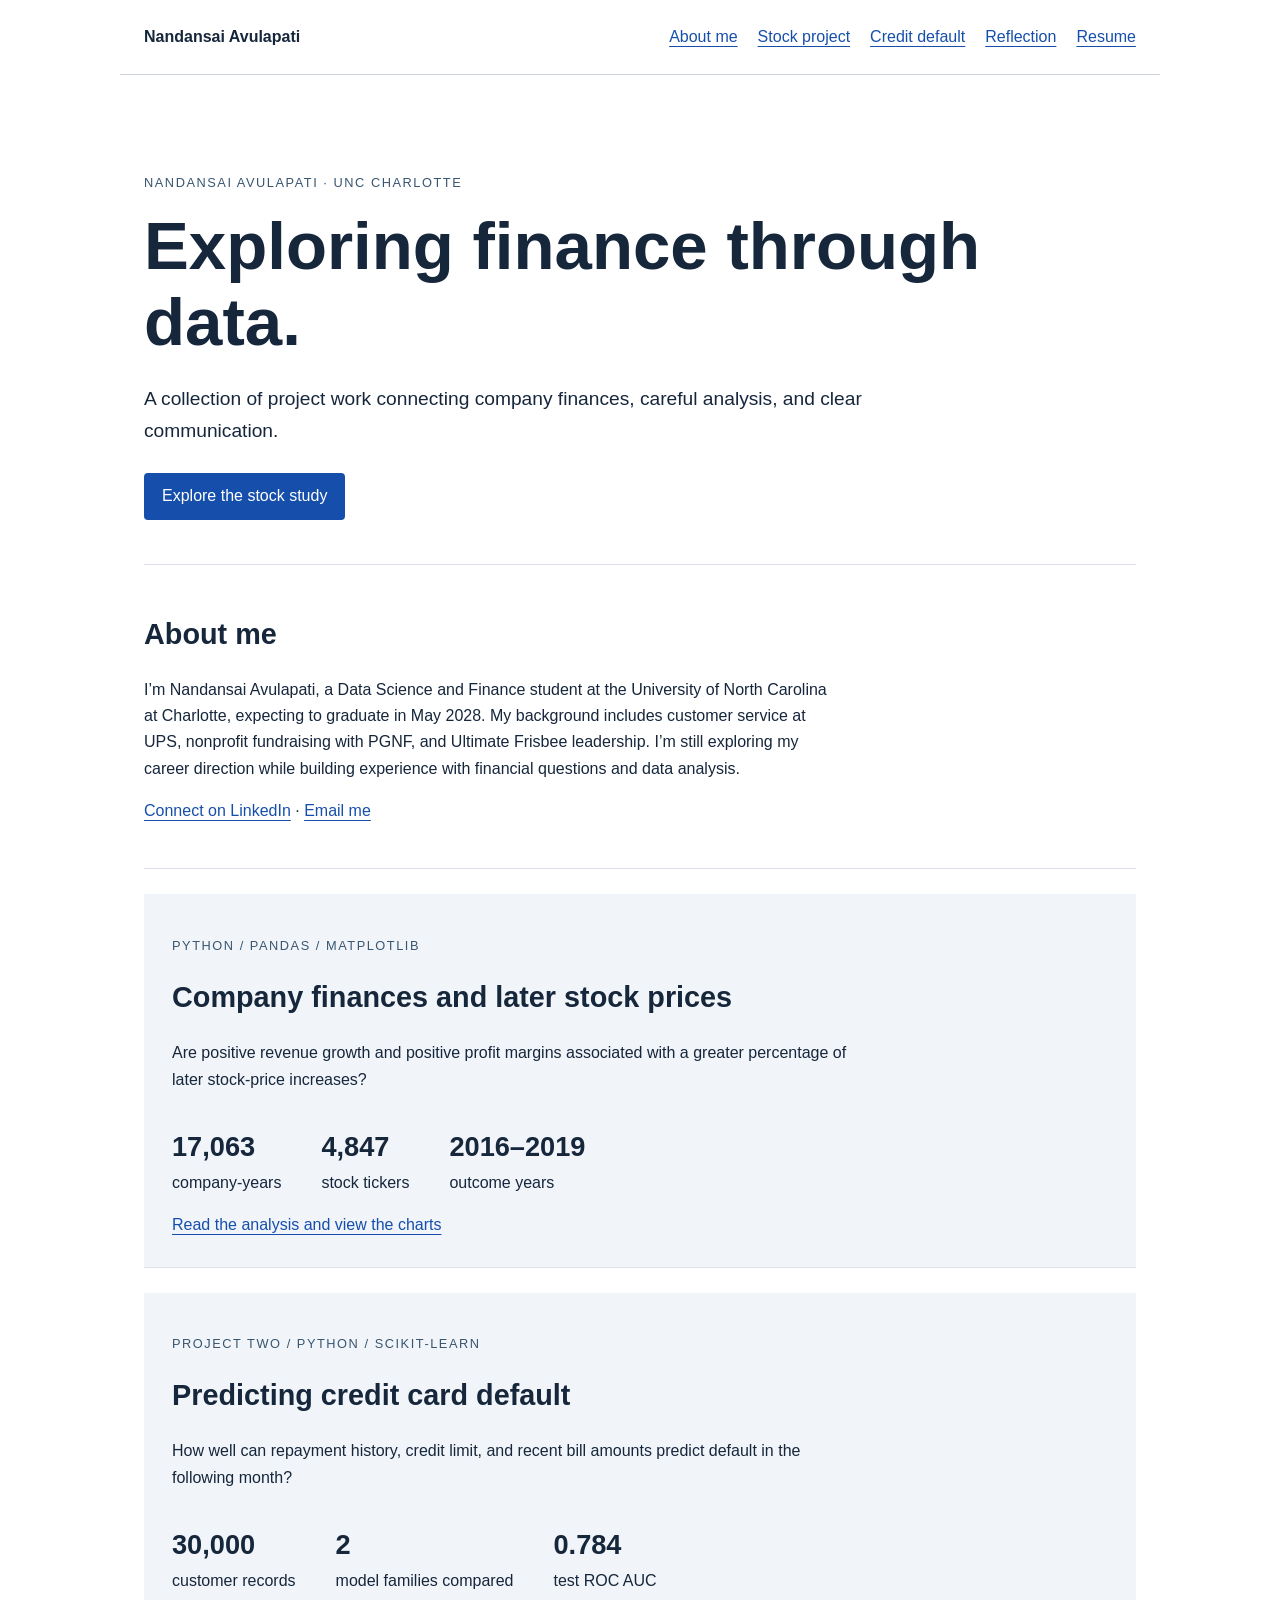
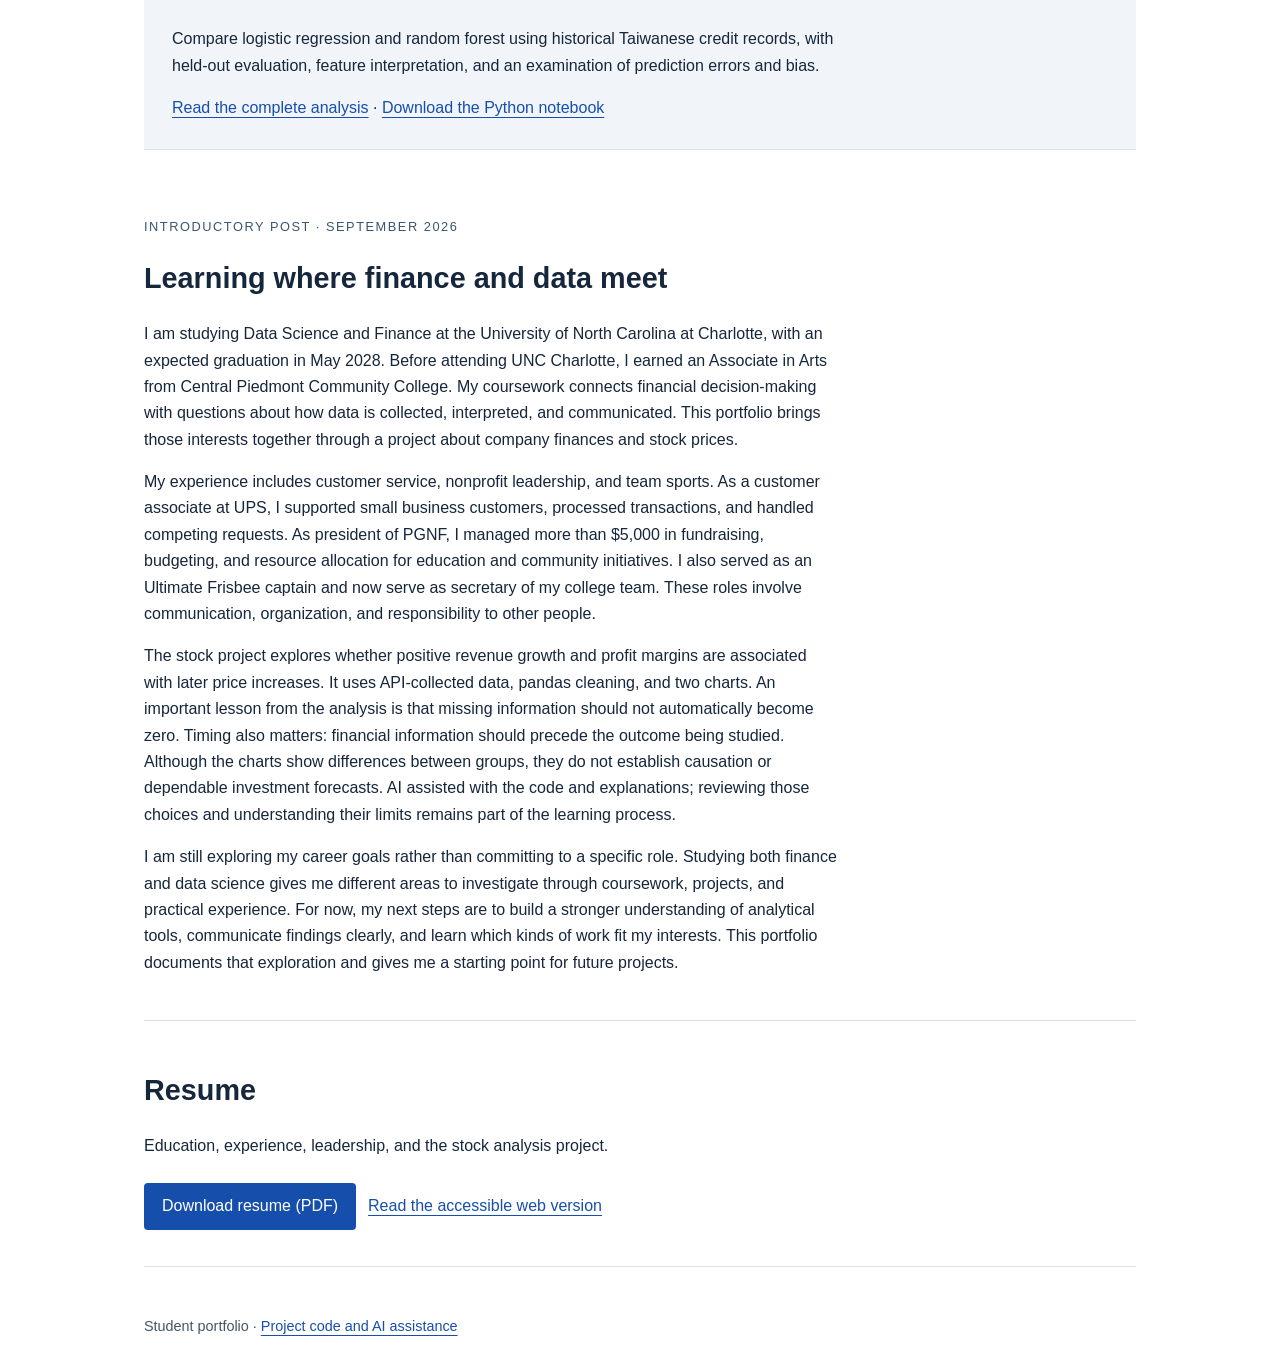
<file: index.html>
<!doctype html><html lang="en"><head><meta charset="utf-8"><meta name="viewport" content="width=device-width, initial-scale=1"><title>Nandansai Avulapati | Finance and data</title><meta name="description" content="A student portfolio exploring company finances and later stock prices."><link rel="stylesheet" href="style.css"></head><body><a href="#main" class="skip">Skip to content</a><header><a class="brand" href="index.html">Nandansai Avulapati</a><nav aria-label="Main navigation"><a href="#about">About me</a><a href="project.html">Stock project</a><a href="credit_card_default_report.html">Credit default</a><a href="#reflection">Reflection</a><a href="#resume">Resume</a></nav></header><main id="main"><section class="hero"><p class="eyebrow">Nandansai Avulapati · UNC Charlotte</p><h1>Exploring finance through data.</h1><p class="lead">A collection of project work connecting company finances, careful analysis, and clear communication.</p><a class="button" href="project.html">Explore the stock study</a></section><section id="about"><h2>About me</h2><p>I’m Nandansai Avulapati, a Data Science and Finance student at the University of North Carolina at Charlotte, expecting to graduate in May 2028. My background includes customer service at UPS, nonprofit fundraising with PGNF, and Ultimate Frisbee leadership. I’m still exploring my career direction while building experience with financial questions and data analysis.</p><p><a href="https://www.linkedin.com/in/nandansai-avula">Connect on LinkedIn</a> · <a href="mailto:nandansaiavulapati@gmail.com">Email me</a></p></section><section class="project"><p class="eyebrow">Python / pandas / matplotlib</p><h2>Company finances and later stock prices</h2><p>Are positive revenue growth and positive profit margins associated with a greater percentage of later stock-price increases?</p><div class="metrics"><p><strong>17,063</strong>company-years</p><p><strong>4,847</strong>stock tickers</p><p><strong>2016–2019</strong>outcome years</p></div><a href="project.html">Read the analysis and view the charts</a></section><section class="project" id="credit-default"><p class="eyebrow">Project two / Python / scikit-learn</p><h2>Predicting credit card default</h2><p>How well can repayment history, credit limit, and recent bill amounts predict default in the following month?</p><div class="metrics"><p><strong>30,000</strong>customer records</p><p><strong>2</strong>model families compared</p><p><strong>0.784</strong>test ROC AUC</p></div><p>Compare logistic regression and random forest using historical Taiwanese credit records, with held-out evaluation, feature interpretation, and an examination of prediction errors and bias.</p><a href="credit_card_default_report.html">Read the complete analysis</a> · <a href="credit_card_default_complete.ipynb" download>Download the Python notebook</a></section><section id="reflection"><p class="eyebrow">Introductory post · September 2026</p><h2>Learning where finance and data meet</h2><article><p>I am studying Data Science and Finance at the University of North Carolina at Charlotte, with an expected graduation in May 2028. Before attending UNC Charlotte, I earned an Associate in Arts from Central Piedmont Community College. My coursework connects financial decision-making with questions about how data is collected, interpreted, and communicated. This portfolio brings those interests together through a project about company finances and stock prices.</p><p>My experience includes customer service, nonprofit leadership, and team sports. As a customer associate at UPS, I supported small business customers, processed transactions, and handled competing requests. As president of PGNF, I managed more than $5,000 in fundraising, budgeting, and resource allocation for education and community initiatives. I also served as an Ultimate Frisbee captain and now serve as secretary of my college team. These roles involve communication, organization, and responsibility to other people.</p><p>The stock project explores whether positive revenue growth and profit margins are associated with later price increases. It uses API-collected data, pandas cleaning, and two charts. An important lesson from the analysis is that missing information should not automatically become zero. Timing also matters: financial information should precede the outcome being studied. Although the charts show differences between groups, they do not establish causation or dependable investment forecasts. AI assisted with the code and explanations; reviewing those choices and understanding their limits remains part of the learning process.</p><p>I am still exploring my career goals rather than committing to a specific role. Studying both finance and data science gives me different areas to investigate through coursework, projects, and practical experience. For now, my next steps are to build a stronger understanding of analytical tools, communicate findings clearly, and learn which kinds of work fit my interests. This portfolio documents that exploration and gives me a starting point for future projects.</p></article></section><section id="resume"><h2>Resume</h2><p>Education, experience, leadership, and the stock analysis project.</p><a class="button" href="Nandansai_Avulapati_Resume_Template.pdf" download>Download resume (PDF)</a><a href="resume.html">Read the accessible web version</a></section></main><footer>Student portfolio · <a href="project.html#code">Project code and AI assistance</a></footer></body></html>
</file>
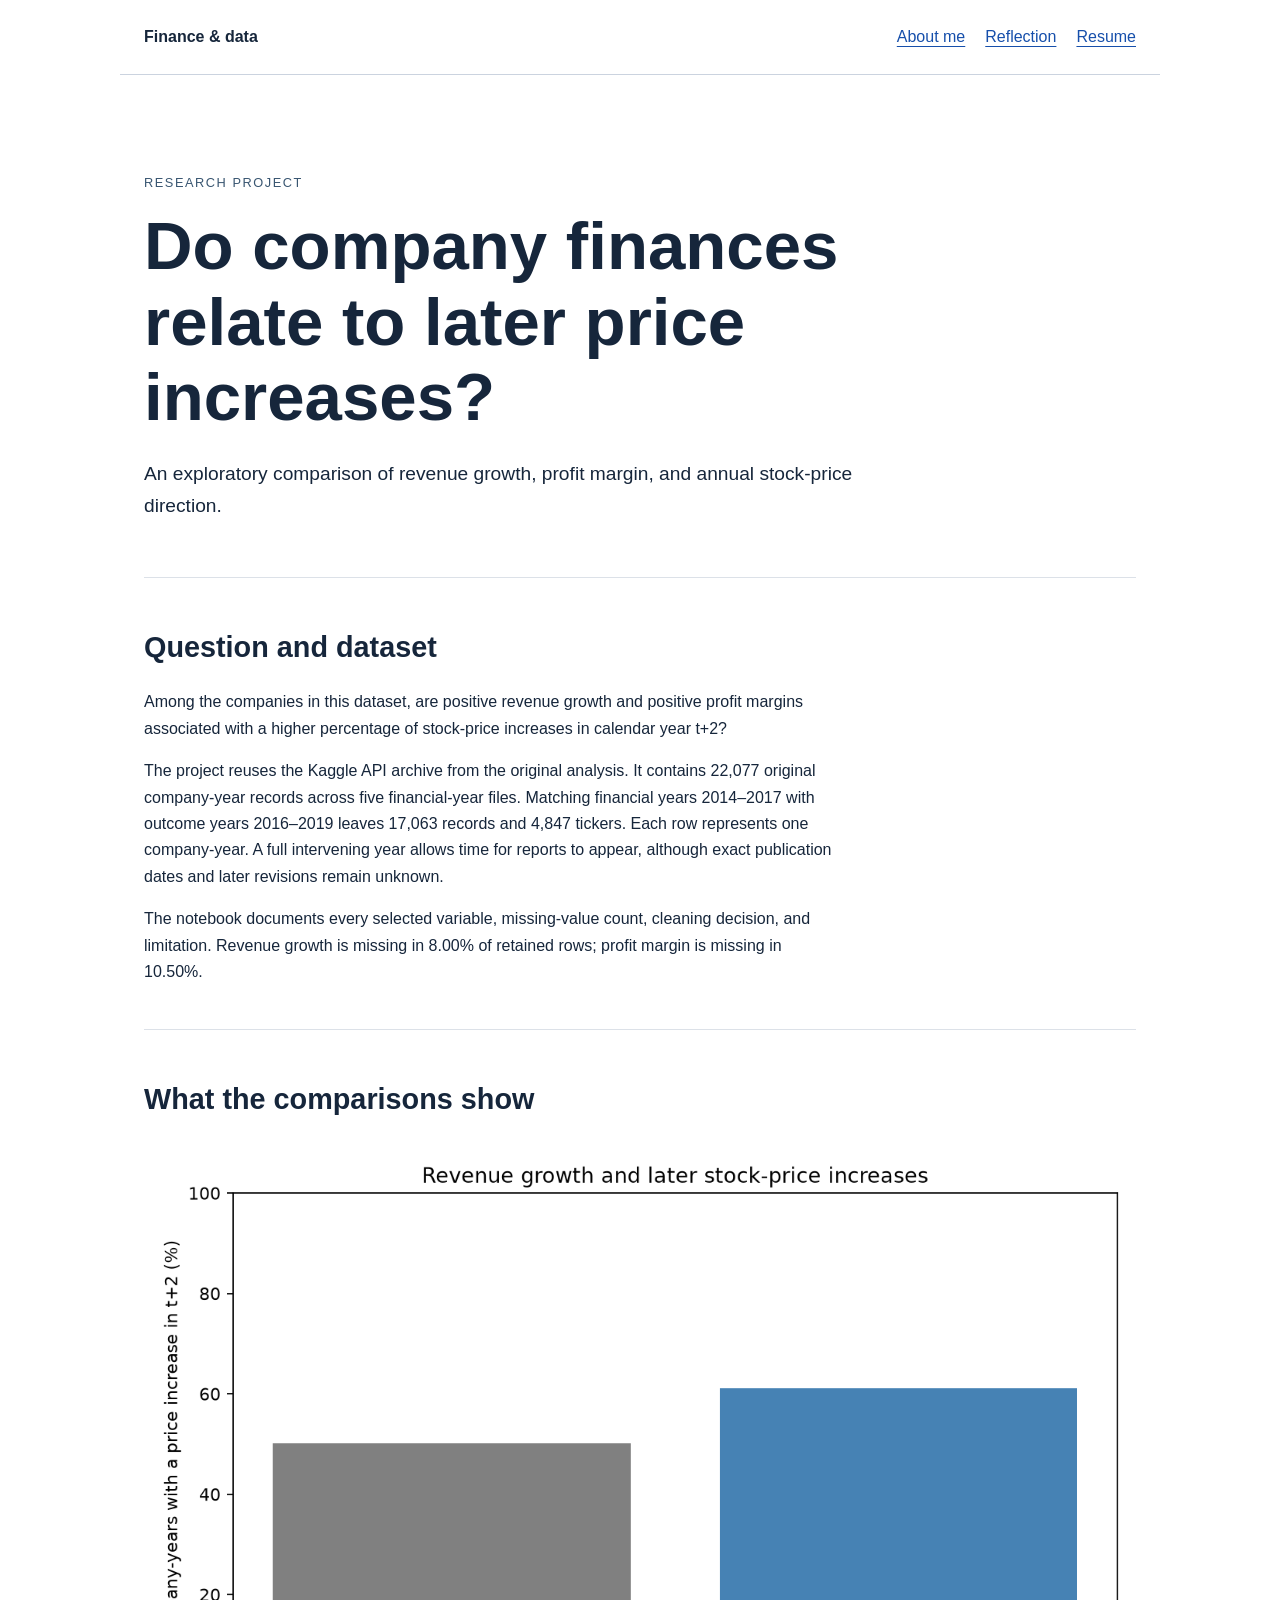
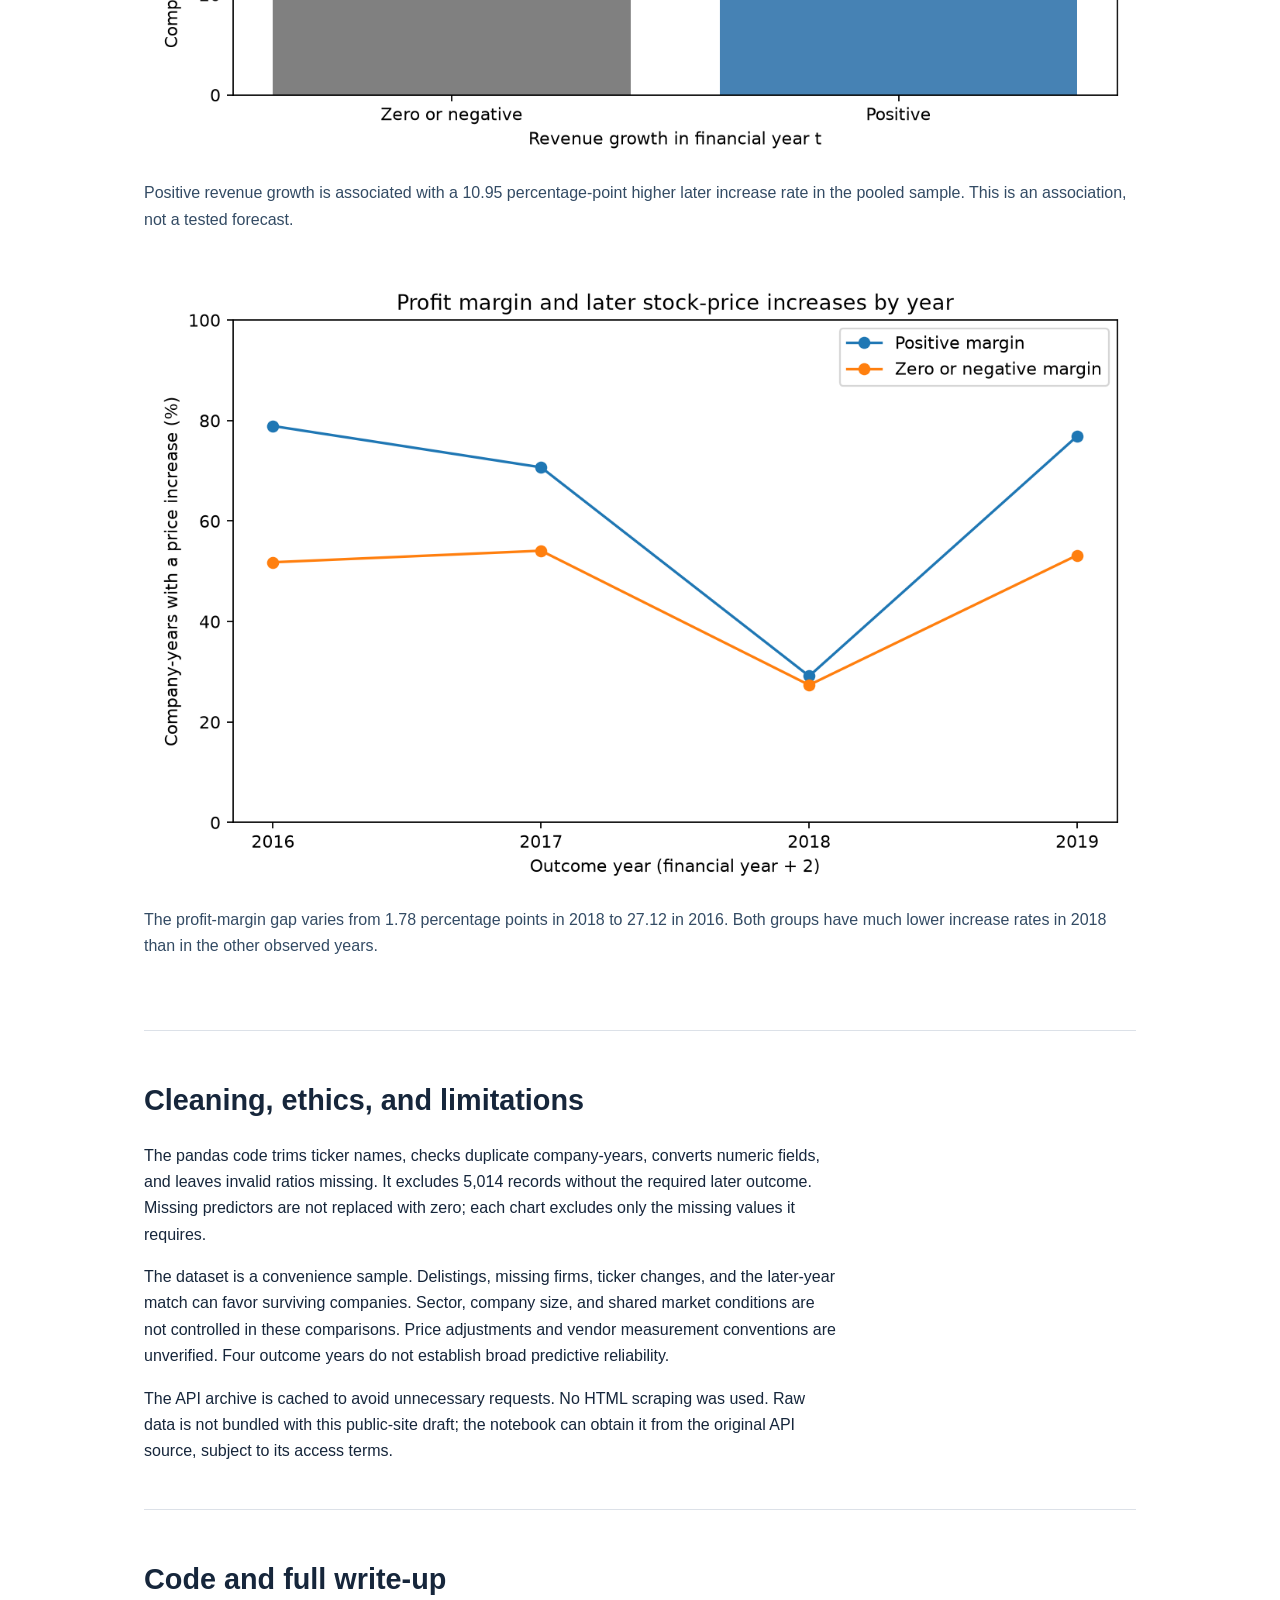
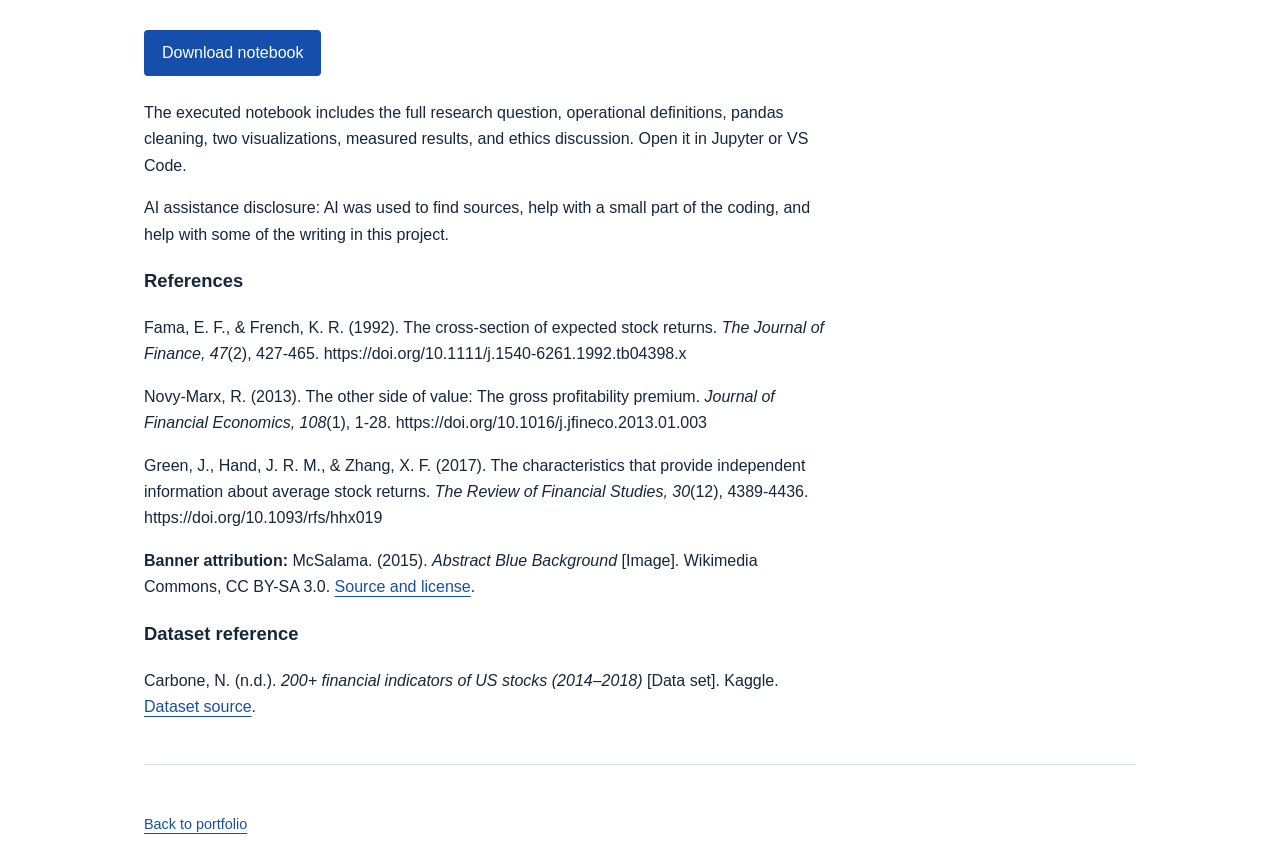
<file: project.html>
<!doctype html><html lang="en"><head><meta charset="utf-8"><meta name="viewport" content="width=device-width, initial-scale=1"><title>Stock study | Finance and data</title><link rel="stylesheet" href="style.css"></head><body><a class="skip" href="#main">Skip to content</a><header><a class="brand" href="index.html">Finance &amp; data</a><nav aria-label="Main navigation"><a href="index.html#about">About me</a><a href="index.html#reflection">Reflection</a><a href="index.html#resume">Resume</a></nav></header><main id="main"><section class="hero"><p class="eyebrow">Research project</p><h1>Do company finances relate to later price increases?</h1><p class="lead">An exploratory comparison of revenue growth, profit margin, and annual stock-price direction.</p></section><section><h2>Question and dataset</h2><p>Among the companies in this dataset, are positive revenue growth and positive profit margins associated with a higher percentage of stock-price increases in calendar year t+2?</p><p>The project reuses the Kaggle API archive from the original analysis. It contains 22,077 original company-year records across five financial-year files. Matching financial years 2014–2017 with outcome years 2016–2019 leaves 17,063 records and 4,847 tickers. Each row represents one company-year. A full intervening year allows time for reports to appear, although exact publication dates and later revisions remain unknown.</p><p>The notebook documents every selected variable, missing-value count, cleaning decision, and limitation. Revenue growth is missing in 8.00% of retained rows; profit margin is missing in 10.50%.</p></section><section><h2>What the comparisons show</h2><figure><img src="revenue_growth_chart.png" alt="Later stock-price increase rates: 50.11 percent for zero or negative revenue growth and 61.06 percent for positive growth."><figcaption>Positive revenue growth is associated with a 10.95 percentage-point higher later increase rate in the pooled sample. This is an association, not a tested forecast.</figcaption></figure><figure><img src="profit_margin_chart.png" alt="Positive-margin firms have higher later increase rates in all four outcome years, with the smallest difference in 2018."><figcaption>The profit-margin gap varies from 1.78 percentage points in 2018 to 27.12 in 2016. Both groups have much lower increase rates in 2018 than in the other observed years.</figcaption></figure></section><section><h2>Cleaning, ethics, and limitations</h2><p>The pandas code trims ticker names, checks duplicate company-years, converts numeric fields, and leaves invalid ratios missing. It excludes 5,014 records without the required later outcome. Missing predictors are not replaced with zero; each chart excludes only the missing values it requires.</p><p>The dataset is a convenience sample. Delistings, missing firms, ticker changes, and the later-year match can favor surviving companies. Sector, company size, and shared market conditions are not controlled in these comparisons. Price adjustments and vendor measurement conventions are unverified. Four outcome years do not establish broad predictive reliability.</p><p>The API archive is cached to avoid unnecessary requests. No HTML scraping was used. Raw data is not bundled with this public-site draft; the notebook can obtain it from the original API source, subject to its access terms.</p></section><section id="code"><h2>Code and full write-up</h2><a class="button" href="code/stock_analysis.ipynb" download>Download notebook</a><p>The executed notebook includes the full research question, operational definitions, pandas cleaning, two visualizations, measured results, and ethics discussion. Open it in Jupyter or VS Code.</p><p>AI assistance disclosure: AI was used to find sources, help with a small part of the coding, and help with some of the writing in this project.</p><h3>References</h3><p>Fama, E. F., &amp; French, K. R. (1992). The cross-section of expected stock returns. <em>The Journal of Finance, 47</em>(2), 427-465. https://doi.org/10.1111/j.1540-6261.1992.tb04398.x</p><p>Novy-Marx, R. (2013). The other side of value: The gross profitability premium. <em>Journal of Financial Economics, 108</em>(1), 1-28. https://doi.org/10.1016/j.jfineco.2013.01.003</p><p>Green, J., Hand, J. R. M., &amp; Zhang, X. F. (2017). The characteristics that provide independent information about average stock returns. <em>The Review of Financial Studies, 30</em>(12), 4389-4436. https://doi.org/10.1093/rfs/hhx019</p><p><strong>Banner attribution:</strong> McSalama. (2015). <em>Abstract Blue Background</em> [Image]. Wikimedia Commons, CC BY-SA 3.0. <a href="https://commons.wikimedia.org/wiki/File:Abstract_Blue_Background.png">Source and license</a>.</p><h3>Dataset reference</h3><p>Carbone, N. (n.d.). <em>200+ financial indicators of US stocks (2014–2018)</em> [Data set]. Kaggle. <a href="https://www.kaggle.com/datasets/cnic92/200-financial-indicators-of-us-stocks-20142018">Dataset source</a>.</p></section></main><footer><a href="index.html">Back to portfolio</a></footer></body></html>
</file>
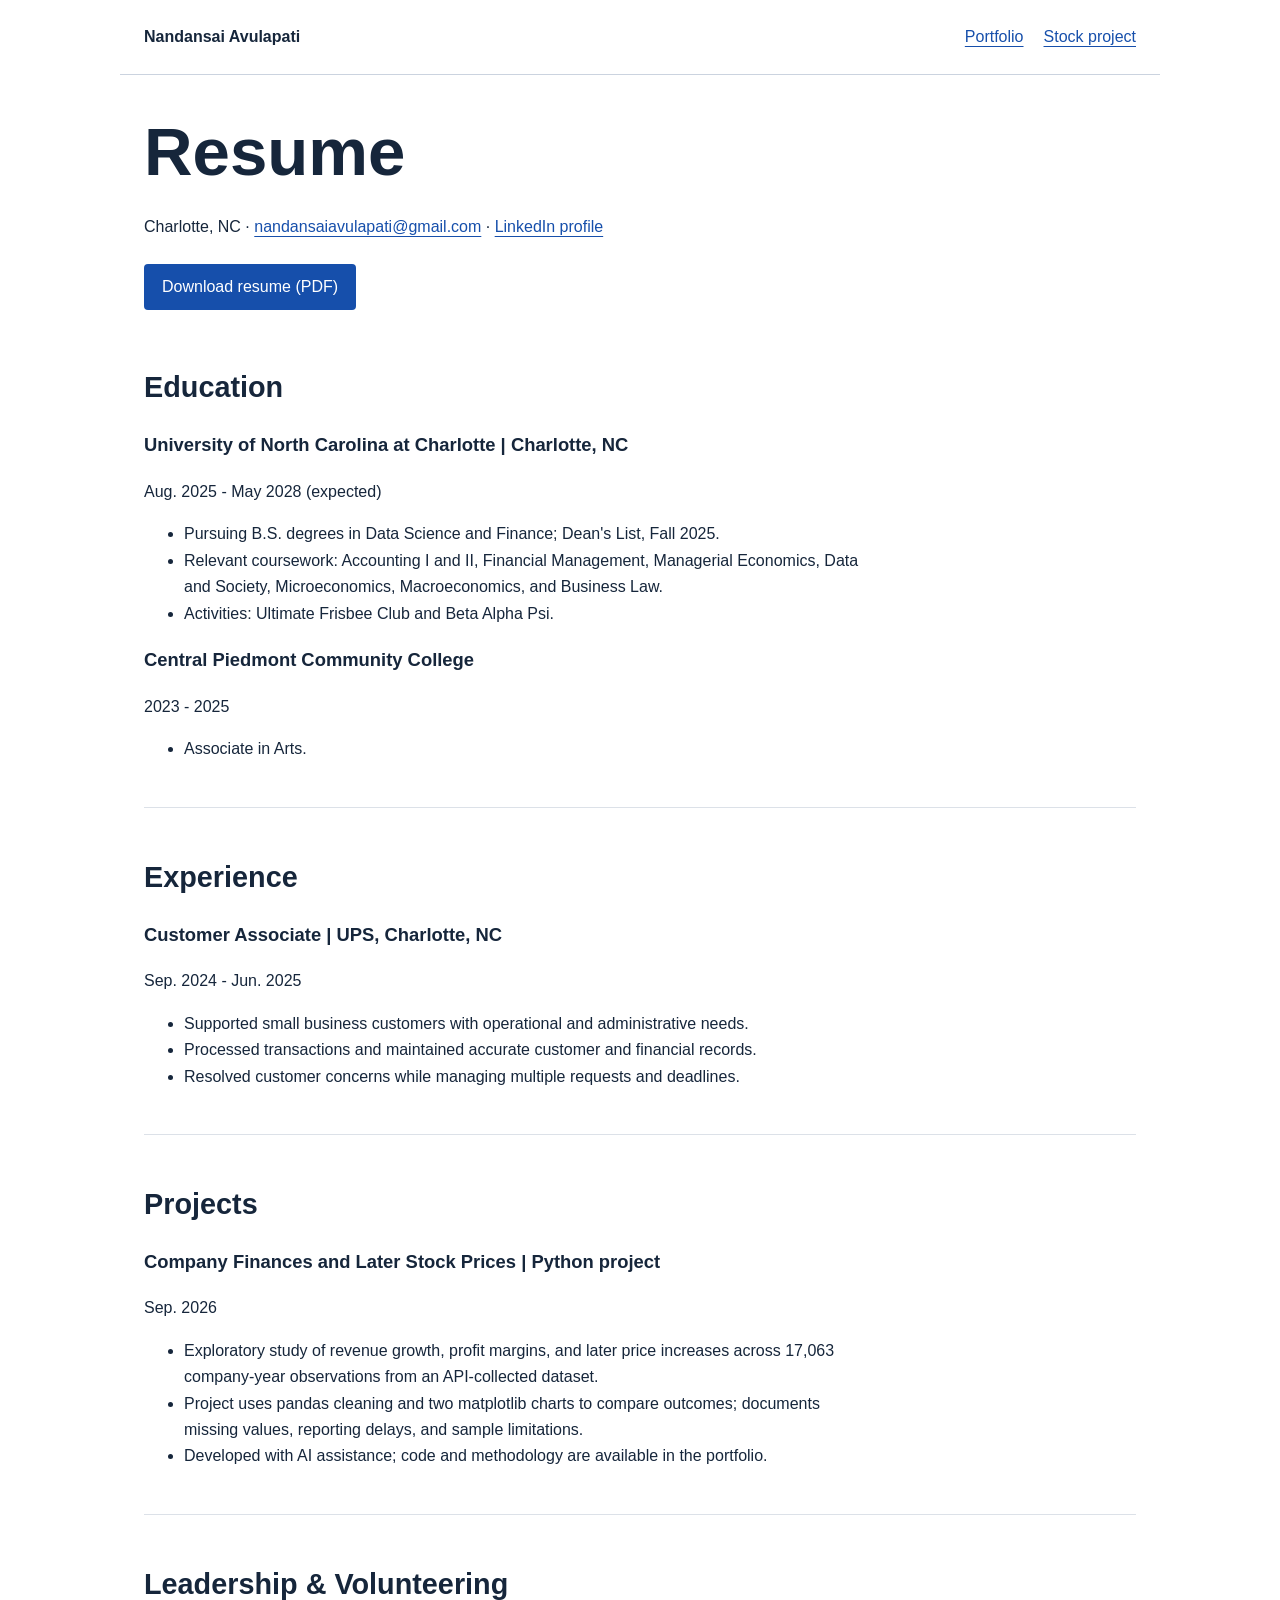
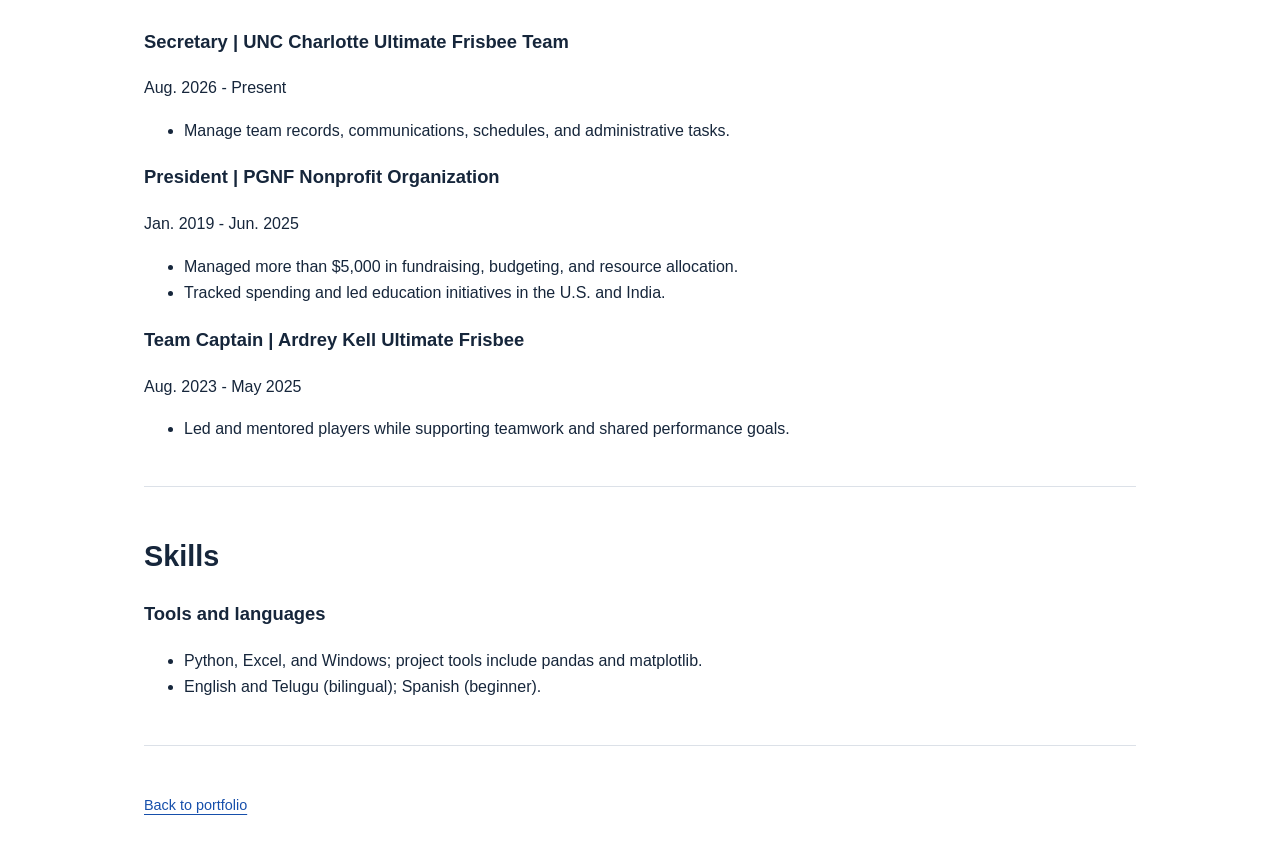
<file: resume.html>
<!doctype html><html lang="en"><head><meta charset="utf-8"><meta name="viewport" content="width=device-width,initial-scale=1"><title>Resume | Nandansai Avulapati</title><link rel="stylesheet" href="style.css"></head><body><a class="skip" href="#main">Skip to content</a><header><a class="brand" href="index.html">Nandansai Avulapati</a><nav aria-label="Main navigation"><a href="index.html">Portfolio</a><a href="project.html">Stock project</a></nav></header><main id="main"><h1>Resume</h1><p>Charlotte, NC · <a href="mailto:nandansaiavulapati@gmail.com">nandansaiavulapati@gmail.com</a> · <a href="https://www.linkedin.com/in/nandansai-avula">LinkedIn profile</a></p><a class="button" href="Nandansai_Avulapati_Resume_Template.pdf" download>Download resume (PDF)</a><section><h2>Education</h2><h3>University of North Carolina at Charlotte | Charlotte, NC</h3><p>Aug. 2025 - May 2028 (expected)</p><ul><li>Pursuing B.S. degrees in Data Science and Finance; Dean&#x27;s List, Fall 2025.</li><li>Relevant coursework: Accounting I and II, Financial Management, Managerial Economics, Data and Society, Microeconomics, Macroeconomics, and Business Law.</li><li>Activities: Ultimate Frisbee Club and Beta Alpha Psi.</li></ul><h3>Central Piedmont Community College</h3><p>2023 - 2025</p><ul><li>Associate in Arts.</li></ul></section><section><h2>Experience</h2><h3>Customer Associate | UPS, Charlotte, NC</h3><p>Sep. 2024 - Jun. 2025</p><ul><li>Supported small business customers with operational and administrative needs.</li><li>Processed transactions and maintained accurate customer and financial records.</li><li>Resolved customer concerns while managing multiple requests and deadlines.</li></ul></section><section><h2>Projects</h2><h3>Company Finances and Later Stock Prices | Python project</h3><p>Sep. 2026</p><ul><li>Exploratory study of revenue growth, profit margins, and later price increases across 17,063 company-year observations from an API-collected dataset.</li><li>Project uses pandas cleaning and two matplotlib charts to compare outcomes; documents missing values, reporting delays, and sample limitations.</li><li>Developed with AI assistance; code and methodology are available in the portfolio.</li></ul></section><section><h2>Leadership &amp; Volunteering</h2><h3>Secretary | UNC Charlotte Ultimate Frisbee Team</h3><p>Aug. 2026 - Present</p><ul><li>Manage team records, communications, schedules, and administrative tasks.</li></ul><h3>President | PGNF Nonprofit Organization</h3><p>Jan. 2019 - Jun. 2025</p><ul><li>Managed more than $5,000 in fundraising, budgeting, and resource allocation.</li><li>Tracked spending and led education initiatives in the U.S. and India.</li></ul><h3>Team Captain | Ardrey Kell Ultimate Frisbee</h3><p>Aug. 2023 - May 2025</p><ul><li>Led and mentored players while supporting teamwork and shared performance goals.</li></ul></section><section><h2>Skills</h2><h3>Tools and languages</h3><p></p><ul><li>Python, Excel, and Windows; project tools include pandas and matplotlib.</li><li>English and Telugu (bilingual); Spanish (beginner).</li></ul></section></main><footer><a href="index.html">Back to portfolio</a></footer></body></html>
</file>
<file: style.css>
:root{font-family:Arial,sans-serif;color:#16263b;background:#fff;line-height:1.65}*{box-sizing:border-box}body{margin:0}a{color:#164fab;text-underline-offset:4px}a:focus-visible{outline:3px solid #c64d00;outline-offset:5px}header,main,footer{max-width:1040px;margin:auto;padding:24px}header{display:flex;justify-content:space-between;gap:24px;align-items:center;border-bottom:1px solid #cbd3df}nav{display:flex;flex-wrap:wrap;gap:20px}.brand{font-weight:bold;color:#16263b;text-decoration:none}.hero{padding:60px 0 36px}.eyebrow{text-transform:uppercase;letter-spacing:.12em;font-size:.8rem;color:#395671}h1{font-size:clamp(2.2rem,6vw,4.2rem);line-height:1.12;max-width:850px;margin:15px 0 24px}h2{font-size:1.8rem;line-height:1.25}h3{font-size:1.15rem}.lead{font-size:1.2rem;max-width:720px}section{padding:28px 0;border-bottom:1px solid #dce1e8}p,li{max-width:78ch}.button{display:inline-block;padding:10px 18px;background:#164fab;color:white;border-radius:4px;text-decoration:none;margin:8px 12px 8px 0}.notice{padding:14px 18px;border-left:4px solid #ad6500;background:#fff4dd}.project{background:#f1f5fa;padding:28px;margin:25px 0}.skip{position:absolute;left:-9999px}.skip:focus{left:12px;top:12px;background:white;padding:10px;z-index:10}img{display:block;width:100%;height:auto}figure{margin:30px 0}figcaption{padding:12px 0;color:#334b64}.metrics{display:flex;gap:40px;flex-wrap:wrap}.metrics strong{font-size:1.7rem;display:block}footer{font-size:.9rem;color:#456}article{max-width:780px}.draft{color:#824b00;font-weight:bold}@media(max-width:600px){header{display:block}nav{margin-top:16px;gap:14px}main,header,footer{padding:20px}.hero{padding-top:30px}.project{padding:20px}}
</file>
